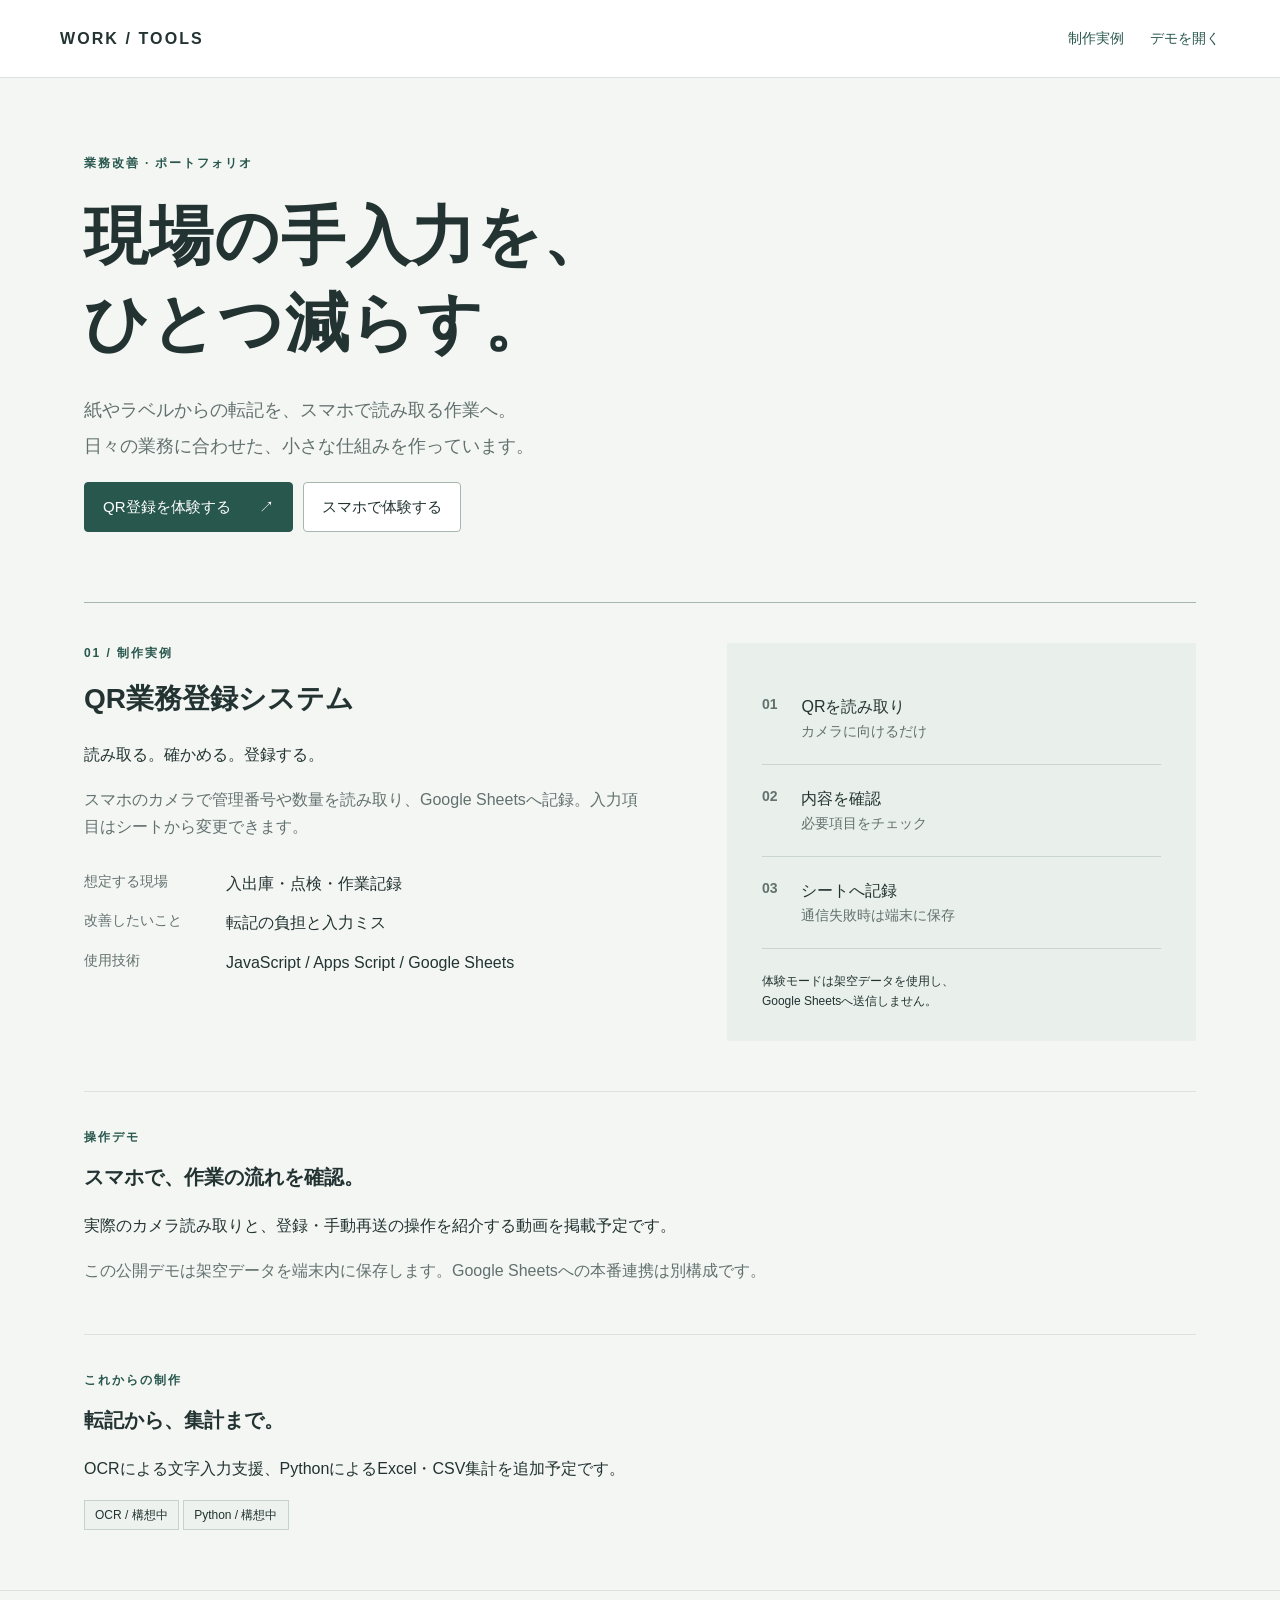
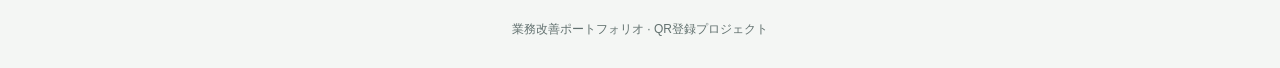
<file: index.html>
<!doctype html><html lang="ja"><head><meta charset="utf-8"><meta name="viewport" content="width=device-width,initial-scale=1"><title>現場の手入力を、ひとつ減らす。 | 業務改善ポートフォリオ</title><link rel="stylesheet" href="./styles.css"></head><body>
<header><a class="brand" href="./index.html">WORK / TOOLS</a><nav><a href="#work">制作実例</a><a href="./app.html">デモを開く</a></nav></header>
<main class="portfolio"><p class="eyebrow">業務改善 · ポートフォリオ</p><h1 class="hero-title">現場の手入力を、<br>ひとつ減らす。</h1><p class="lead">紙やラベルからの転記を、スマホで読み取る作業へ。<br>日々の業務に合わせた、小さな仕組みを作っています。</p>
<div class="actions"><a class="button primary" href="./app.html">QR登録を体験する <span>↗</span></a><a class="button" href="./app.html">スマホで体験する</a></div>
<section id="work" class="case"><div><p class="eyebrow">01 / 制作実例</p><h2>QR業務登録システム</h2><p>読み取る。確かめる。登録する。</p><p class="muted">スマホのカメラで管理番号や数量を読み取り、Google Sheetsへ記録。入力項目はシートから変更できます。</p><dl><dt>想定する現場</dt><dd>入出庫・点検・作業記録</dd><dt>改善したいこと</dt><dd>転記の負担と入力ミス</dd><dt>使用技術</dt><dd>JavaScript / Apps Script / Google Sheets</dd></dl></div><div class="flow"><div><b>01</b><span>QRを読み取り<strong>カメラに向けるだけ</strong></span></div><div><b>02</b><span>内容を確認<strong>必要項目をチェック</strong></span></div><div><b>03</b><span>シートへ記録<strong>通信失敗時は端末に保存</strong></span></div><p>体験モードは架空データを使用し、<br>Google Sheetsへ送信しません。</p></div></section>
<section class="next" id="demo-video"><p class="eyebrow">操作デモ</p><h2>スマホで、作業の流れを確認。</h2><p>実際のカメラ読み取りと、登録・手動再送の操作を紹介する動画を掲載予定です。</p><p class="muted">この公開デモは架空データを端末内に保存します。Google Sheetsへの本番連携は別構成です。</p><!-- 撮影後、この段落をvideoタグへ置換。手順はVIDEO-GUIDE.mdを参照。 --></section><section class="next"><p class="eyebrow">これからの制作</p><h2>転記から、集計まで。</h2><p>OCRによる文字入力支援、PythonによるExcel・CSV集計を追加予定です。</p><span class="tag">OCR / 構想中</span> <span class="tag">Python / 構想中</span></section></main><footer>業務改善ポートフォリオ · QR登録プロジェクト</footer></body></html>
</file>
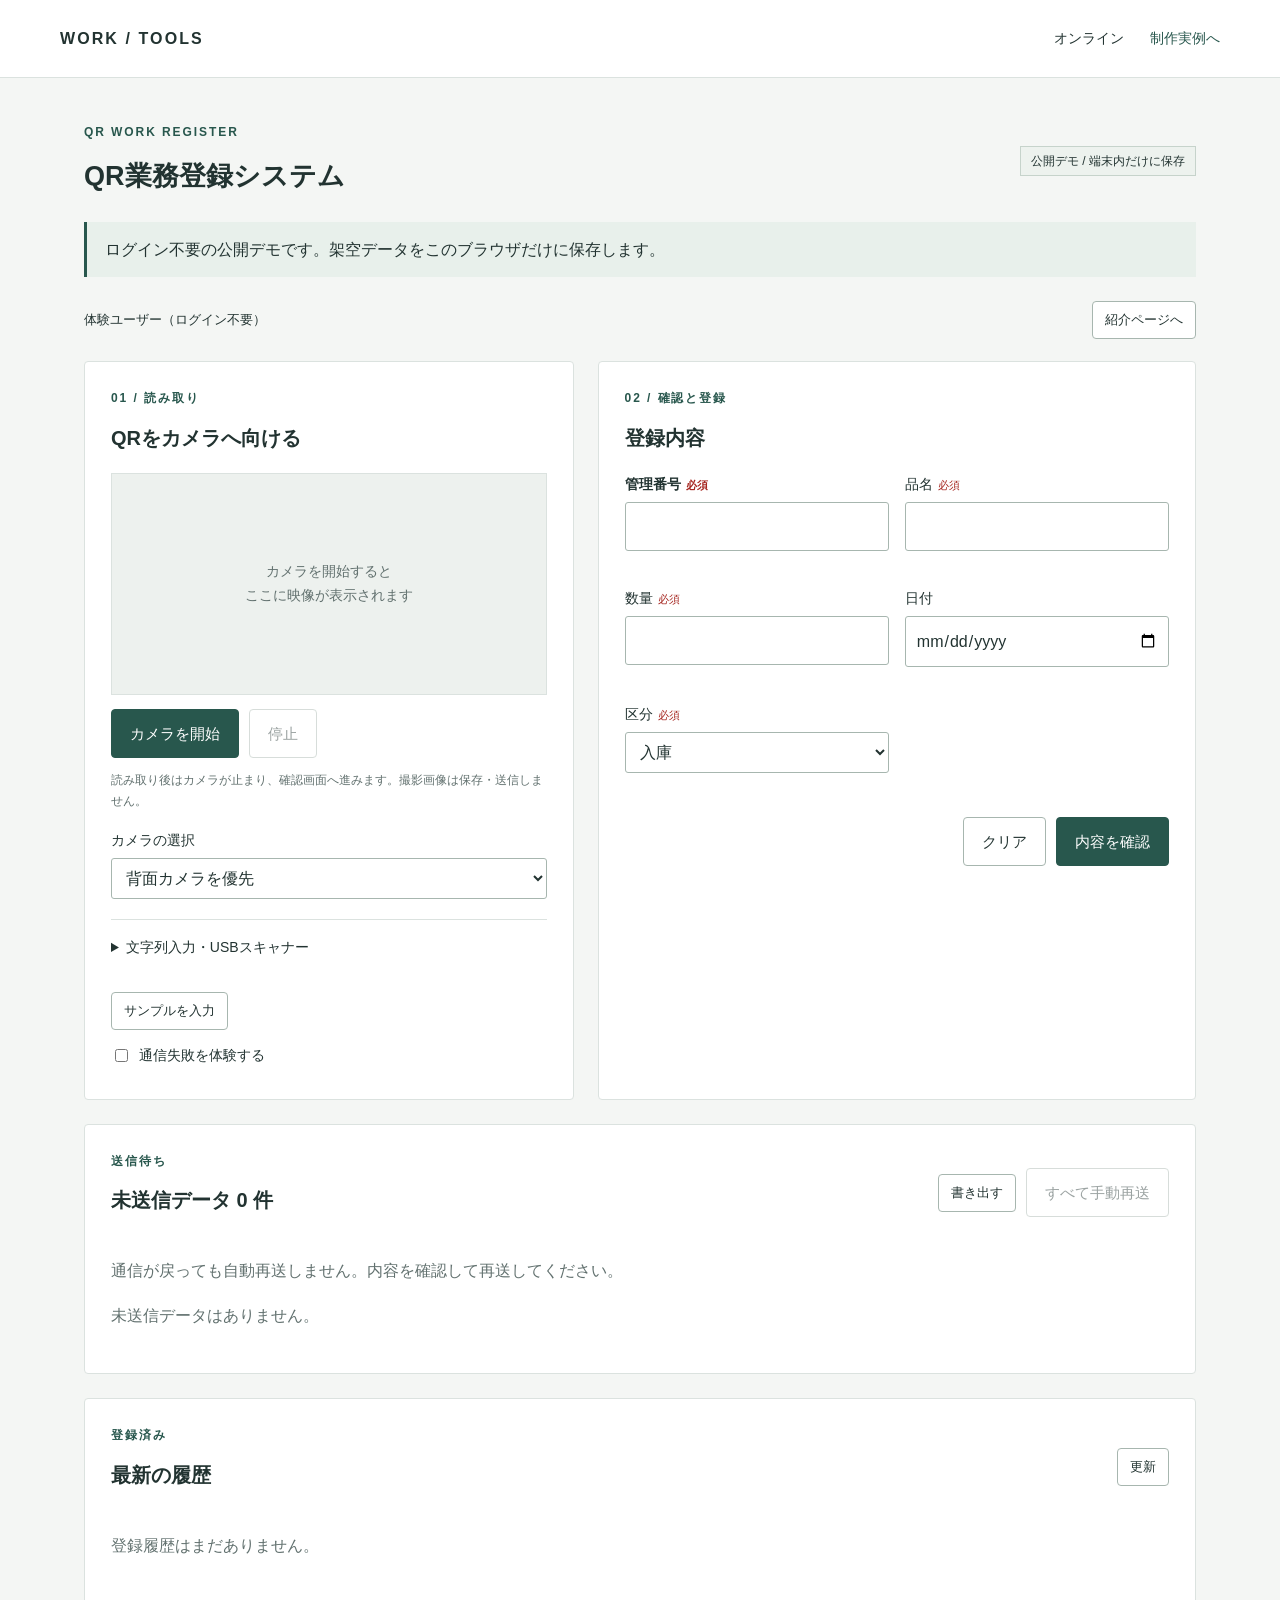
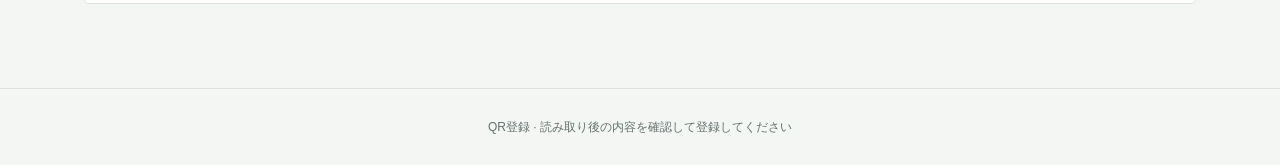
<file: app.html>
<!doctype html><html lang="ja"><head><meta charset="utf-8"><meta name="viewport" content="width=device-width,initial-scale=1"><title>QR業務登録システム</title><link rel="stylesheet" href="./styles.css"><script defer src="./html5-qrcode.min.js"></script><script type="module" src="./app.js"></script></head><body>
<header><a class="brand" href="./index.html">WORK / TOOLS</a><nav><span id="connection">接続確認中</span><a href="./index.html">制作実例へ</a></nav></header>
<main class="workspace"><div class="page-title"><div><p class="eyebrow">QR WORK REGISTER</p><h1 id="appName">QR業務登録システム</h1></div><span id="mode" class="tag">ログイン不要の公開デモ</span></div>
<section id="login" class="panel" hidden><h2>Googleアカウントでログイン</h2><p>利用が許可されたアカウントでログインしてください。</p><div id="googleButton"></div><p id="loginNote" class="muted">接続設定を確認しています。</p><a href="./app.html">ログインせず体験する →</a></section>
<div id="message" role="status" aria-live="polite" class="notice" hidden></div>
<div id="app" hidden><div class="user-row"><span id="user"></span><button id="logout" class="small">紹介ページへ</button></div><div class="work-grid"><section class="panel"><p class="eyebrow">01 / 読み取り</p><h2>QRをカメラへ向ける</h2><div id="reader"><div class="camera-placeholder">カメラを開始すると<br>ここに映像が表示されます</div></div><div class="actions"><button id="cameraStart" class="primary">カメラを開始</button><button id="cameraStop" disabled>停止</button></div><p class="muted small-text">読み取り後はカメラが止まり、確認画面へ進みます。撮影画像は保存・送信しません。</p><label for="cameraSelect">カメラの選択</label><select id="cameraSelect"><option value="">背面カメラを優先</option></select><details><summary>文字列入力・USBスキャナー</summary><label for="qrInput">QR内容</label><textarea id="qrInput" rows="3" placeholder="ID=A001|NAME=商品A|QTY=10|TYPE=入庫"></textarea><button id="parse">読み込む</button></details><div id="demoTools" hidden><button id="sample" class="small">サンプルを入力</button><label class="check"><input type="checkbox" id="simulateOffline">通信失敗を体験する</label></div></section>
<section class="panel"><p class="eyebrow">02 / 確認と登録</p><h2>登録内容</h2><form id="form" novalidate><fieldset id="formFields"><div id="fields" class="fields"></div><div class="actions end"><button type="button" id="reset">クリア</button><button type="submit" class="primary">内容を確認</button></div></fieldset></form></section></div>
<section class="panel"><div class="section-heading"><div><p class="eyebrow">送信待ち</p><h2>未送信データ <span id="pendingCount">0</span> 件</h2></div><div class="actions"><button id="export" class="small">書き出す</button><button id="retryAll">すべて手動再送</button></div></div><p class="muted">通信が戻っても自動再送しません。内容を確認して再送してください。</p><div id="pending"></div></section>
<section class="panel"><div class="section-heading"><div><p class="eyebrow">登録済み</p><h2>最新の履歴</h2></div><button id="refresh" class="small">更新</button></div><div id="history" class="table-wrap"></div></section></div></main>
<dialog id="confirm"><h2>この内容を登録しますか？</h2><dl id="confirmation"></dl><p class="muted">通信に失敗した場合は端末に保存します。</p><div class="actions end"><button id="cancelConfirm">戻る</button><button id="commit" class="primary">登録する</button></div></dialog><footer>QR登録 · 読み取り後の内容を確認して登録してください</footer></body></html>
</file>
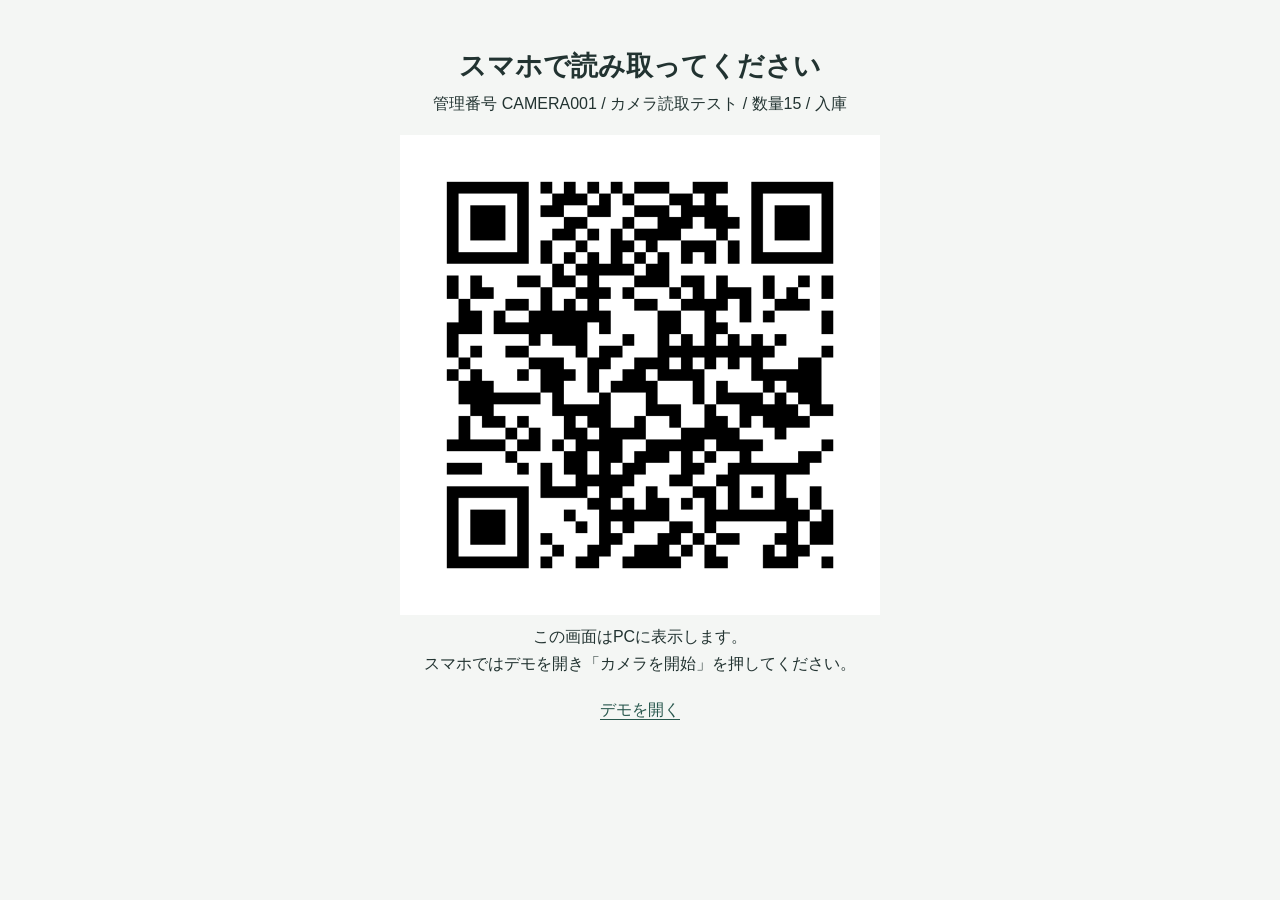
<file: qr.html>
<!doctype html><html lang="ja"><meta charset="utf-8"><meta name="viewport" content="width=device-width,initial-scale=1"><title>撮影用テストQR</title><link rel="stylesheet" href="./styles.css"><main style="max-width:700px;text-align:center"><h1>スマホで読み取ってください</h1><p>管理番号 CAMERA001 / カメラ読取テスト / 数量15 / 入庫</p><img src="./test-qr.png" alt="デモ入力用QRコード" style="width:min(100%,480px);height:auto"><p>この画面はPCに表示します。<br>スマホではデモを開き「カメラを開始」を押してください。</p><a href="./app.html">デモを開く</a></main></html>
</file>
<file: styles.css>
:root{--ink:#223331;--muted:#62716f;--line:#dbe2df;--accent:#28574d;--paper:#f4f6f4}*{box-sizing:border-box}body{margin:0;background:var(--paper);color:var(--ink);font-family:-apple-system,BlinkMacSystemFont,'Hiragino Kaku Gothic ProN','Yu Gothic',sans-serif;line-height:1.7}a{color:var(--accent);text-underline-offset:4px}header{height:78px;padding:0 max(24px,calc((100vw - 1160px)/2));display:flex;align-items:center;justify-content:space-between;border-bottom:1px solid var(--line);background:#fff;gap:20px}.brand{font-weight:800;letter-spacing:.13em;text-decoration:none;color:var(--ink);white-space:nowrap}nav{display:flex;gap:26px;font-size:14px}nav a{text-decoration:none}main{max-width:1160px;margin:auto;padding:44px 24px 60px}.portfolio{padding-top:75px}.eyebrow{font-size:12px;font-weight:700;letter-spacing:.16em;color:var(--accent);margin:0 0 12px}.hero-title{font-size:clamp(36px,6vw,64px);line-height:1.35;letter-spacing:.015em;font-weight:700;margin:20px 0 26px}.lead{font-size:18px;color:var(--muted);line-height:2}h1{font-size:27px;margin:0}h2{font-size:20px;margin:0 0 18px}p{margin:0 0 18px}.actions{display:flex;gap:10px;align-items:center;flex-wrap:wrap}.end{justify-content:flex-end}.button,button{font:inherit;font-size:15px;padding:11px 18px;border:1px solid #a7b6af;border-radius:4px;background:#fff;color:var(--ink);cursor:pointer;text-decoration:none;display:inline-flex;justify-content:center;gap:28px;align-items:center;min-height:44px}.primary{background:var(--accent);border-color:var(--accent);color:#fff}button:hover,.button:hover{filter:brightness(.95)}button:disabled{opacity:.45;cursor:not-allowed}.small{font-size:13px;padding:5px 12px;min-height:38px}.case{border-top:1px solid #a7b6af;margin-top:70px;padding-top:40px;display:grid;grid-template-columns:1.2fr 1fr;gap:80px}.case h2{font-size:28px}.muted{color:var(--muted)}dl{display:grid;grid-template-columns:130px 1fr;gap:12px;margin:30px 0}dt{color:var(--muted);font-size:14px}dd{margin:0;overflow-wrap:anywhere}.flow{background:#e9efeb;padding:30px 35px}.flow>div{display:flex;gap:24px;border-bottom:1px solid #c9d6ce;padding:20px 0}.flow b{font-size:14px;color:var(--muted)}.flow strong{font-size:14px;display:block;font-weight:400;color:var(--muted)}.flow p{margin:22px 0 0;font-size:12px}.next{border-top:1px solid var(--line);margin-top:50px;padding-top:35px}.tag{display:inline-block;border:1px solid #c6d3cb;padding:4px 10px;font-size:12px;background:#edf2ee;white-space:nowrap}footer{padding:28px 24px;border-top:1px solid var(--line);font-size:12px;color:var(--muted);text-align:center}.page-title,.section-heading,.user-row{display:flex;align-items:center;justify-content:space-between;gap:20px;margin-bottom:22px}.user-row{font-size:13px}.panel{background:#fff;border:1px solid var(--line);padding:26px;margin-bottom:24px;border-radius:4px}.work-grid{display:grid;grid-template-columns:.9fr 1.1fr;gap:24px}.fields{display:grid;grid-template-columns:1fr 1fr;gap:16px}fieldset{border:0;padding:0;margin:0;min-width:0}label{font-size:14px;display:block;margin-bottom:5px}input,select,textarea{font:inherit;font-size:16px;width:100%;padding:10px;border:1px solid #a7b6af;border-radius:3px;background:#fff;color:var(--ink)}input:disabled,select:disabled{background:#edf1ee;color:#51645c}textarea{resize:vertical}.field-error{font-size:12px;color:#a62620;min-height:20px}.field-important label{font-weight:700}.required{color:#a62620;font-size:11px;margin-left:5px}#form .actions{margin-top:24px}.notice{padding:14px 18px;margin-bottom:24px;border-left:3px solid var(--accent);background:#e8f0eb;white-space:pre-line;overflow-wrap:anywhere}.notice.error{background:#fff0eb;border-color:#b44e30}#reader{min-height:220px;background:#edf1ee;margin-bottom:14px;overflow:hidden;border:1px solid var(--line)}.camera-placeholder{display:grid;place-content:center;text-align:center;min-height:220px;color:var(--muted);font-size:14px}#reader video{max-height:400px;object-fit:cover}details{border-top:1px solid var(--line);margin-top:20px;padding-top:16px}summary{cursor:pointer;margin-bottom:12px;font-size:14px}.small-text{font-size:12px;margin-top:12px}.check{display:flex;align-items:center;gap:8px;margin-top:14px}.check input{width:auto}#demoTools{padding-top:20px}.pending-item{border-top:1px solid var(--line);padding:16px 0;overflow-wrap:anywhere}.pending-item p{font-size:13px;margin-bottom:8px}.pending-id{font:11px monospace;color:var(--muted)}.table-wrap{overflow:auto}table{border-collapse:collapse;width:100%;font-size:13px;white-space:nowrap}th,td{text-align:left;padding:12px;border-bottom:1px solid var(--line);max-width:360px;overflow:hidden;text-overflow:ellipsis}th{background:#f0f4f1;color:var(--muted)}dialog{max-width:560px;width:calc(100% - 32px);border:1px solid var(--line);padding:28px;color:var(--ink);border-radius:6px}dialog::backdrop{background:#172b2380}dialog dl{max-height:50vh;overflow:auto}[hidden]{display:none!important}:focus-visible{outline:3px solid #b87c25;outline-offset:3px}@media(max-width:750px){header{height:auto;min-height:68px;padding:16px 20px;flex-wrap:wrap}nav{gap:18px;font-size:12px}main{padding:28px 16px}.portfolio{padding-top:45px}.case,.work-grid{grid-template-columns:1fr;gap:20px}.case{margin-top:45px;padding-top:28px}.fields{grid-template-columns:1fr}.page-title,.section-heading{align-items:flex-start;flex-wrap:wrap}.panel{padding:20px}.case h2{font-size:23px}.flow{padding:20px}.lead{font-size:16px}h1{font-size:23px}.actions button{flex-grow:1}.user-row{overflow-wrap:anywhere}dl{grid-template-columns:100px 1fr}.work-grid .panel{margin-bottom:0}.work-grid{margin-bottom:24px}}
</file>
